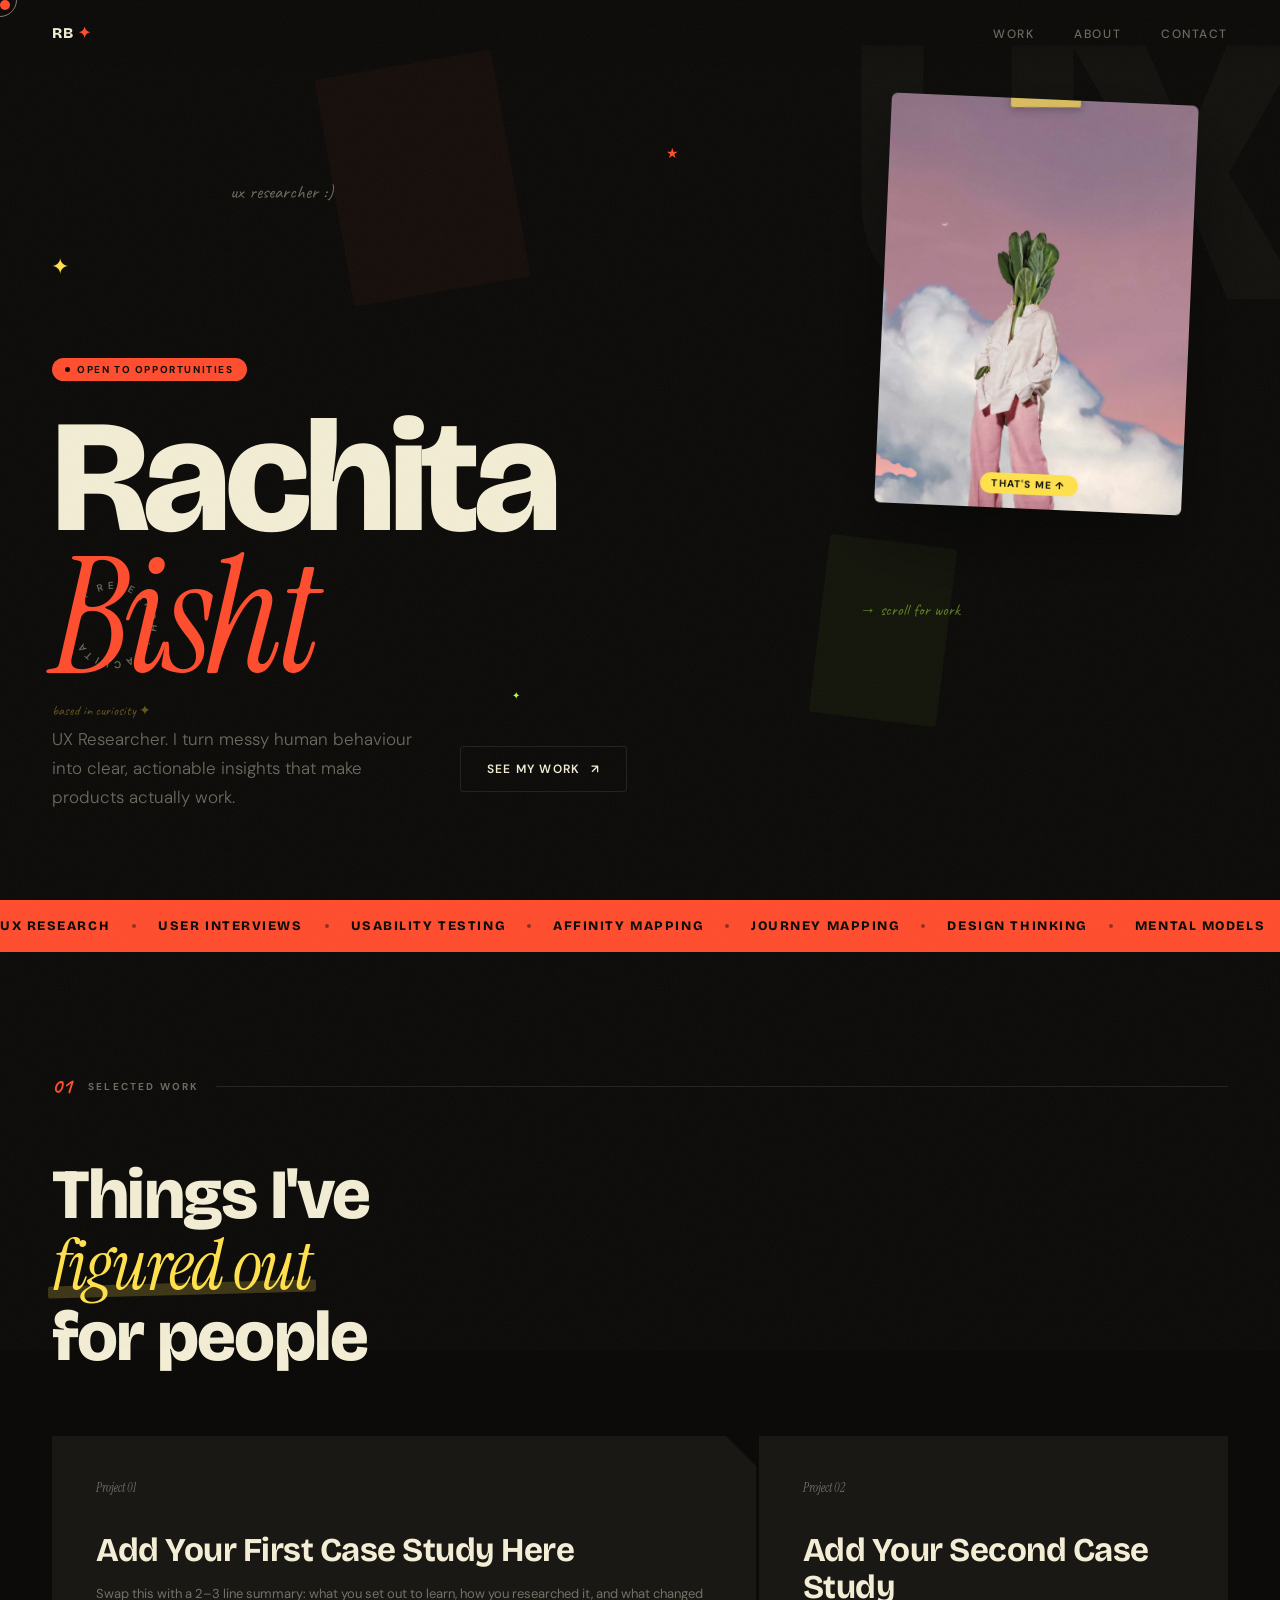
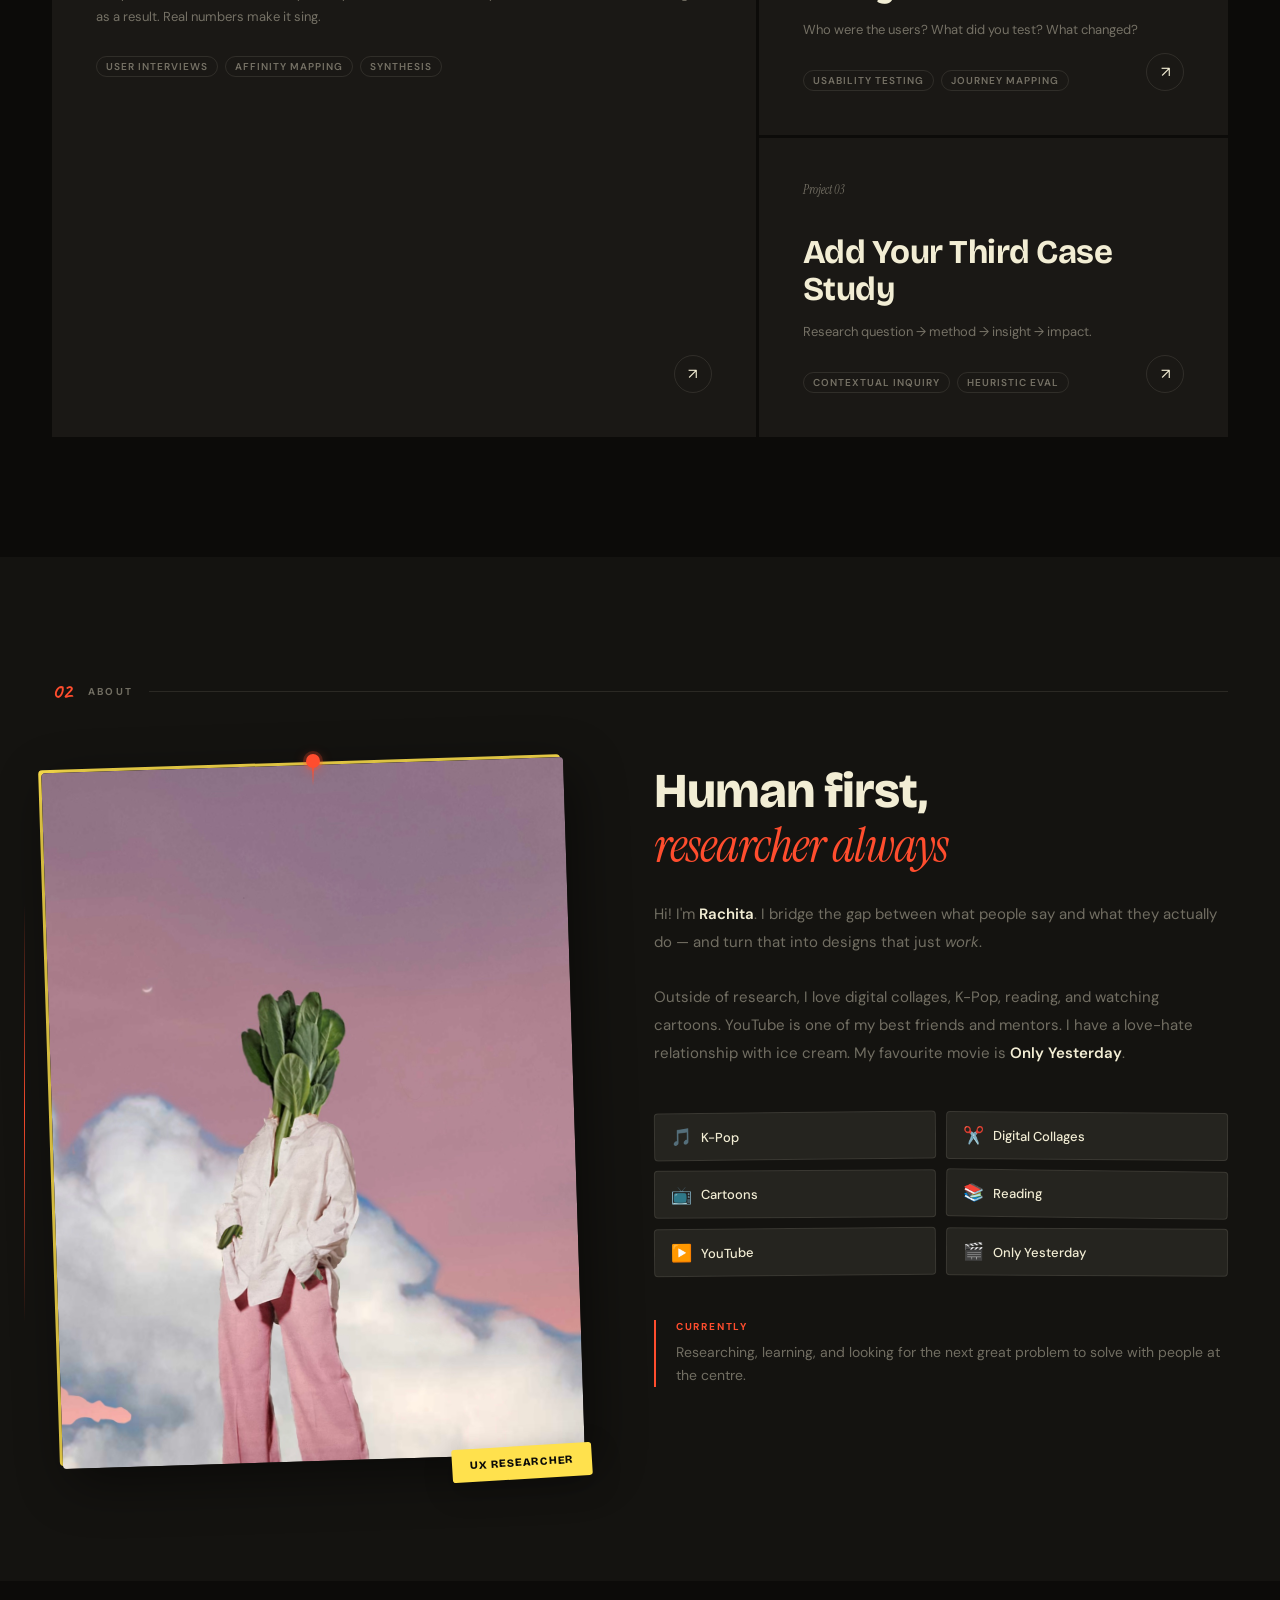
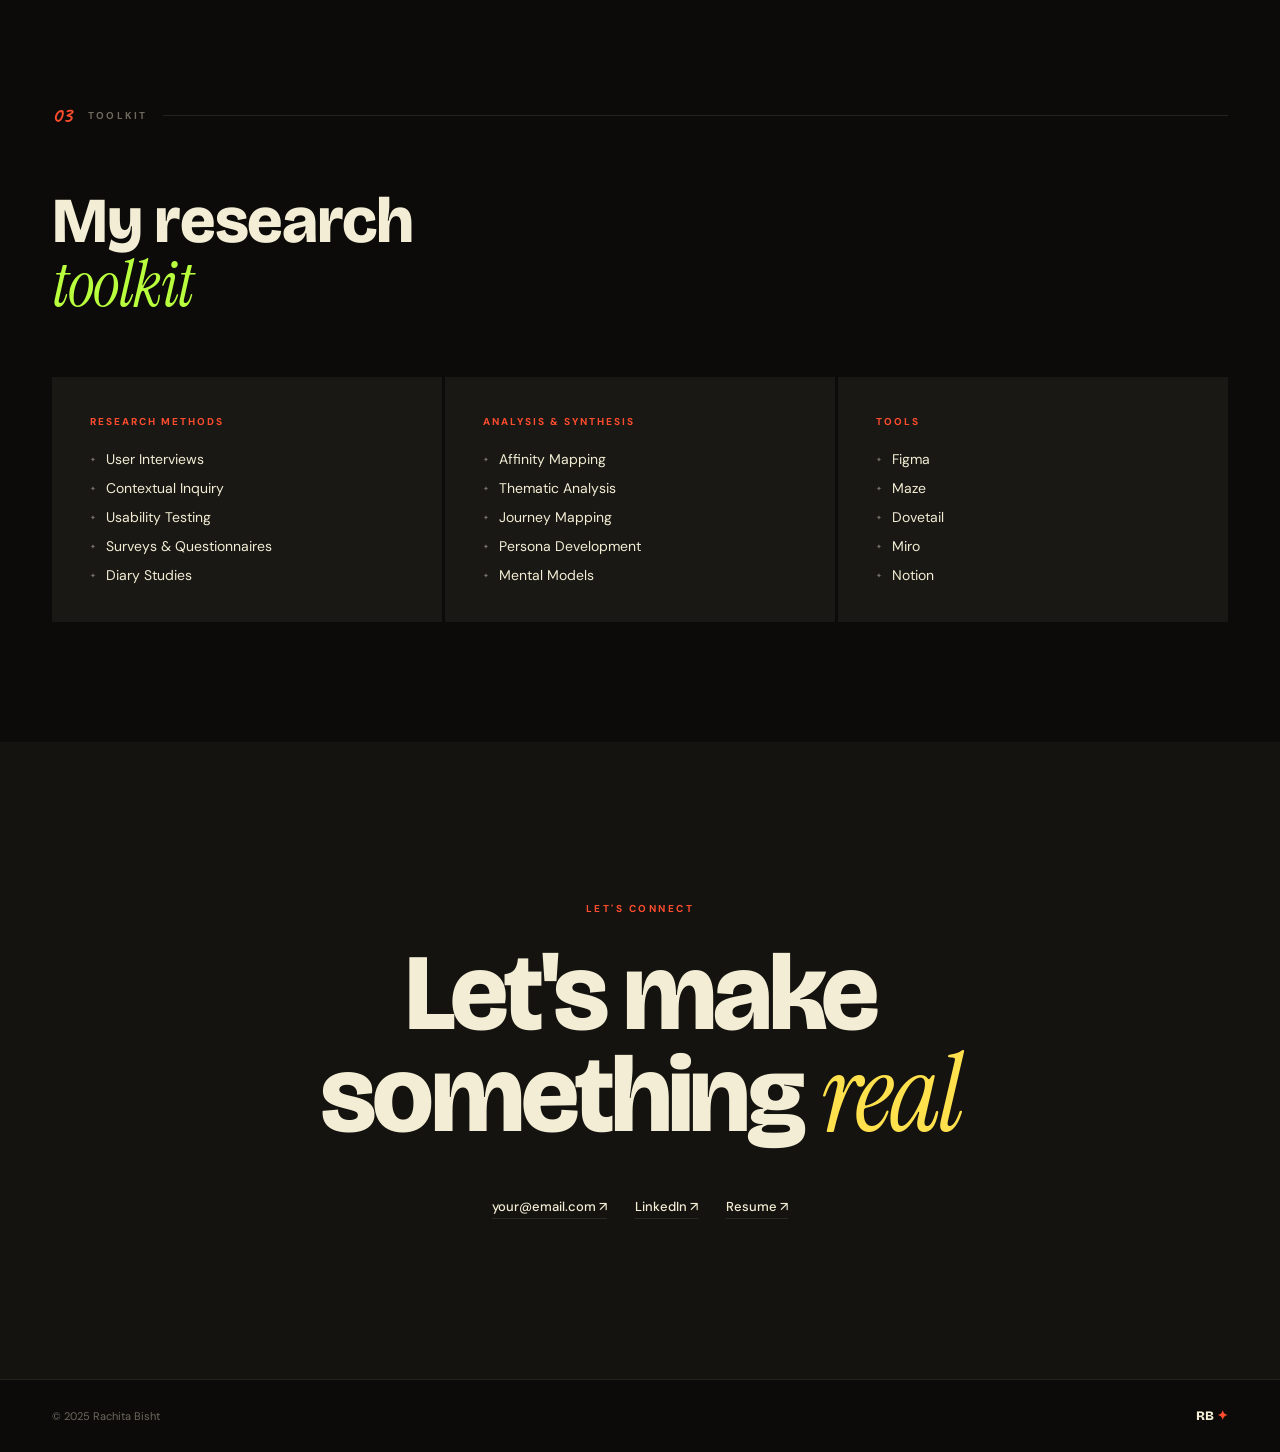
<file: index.html>
<!DOCTYPE html>
<html lang="en">
<head>
    <meta charset="UTF-8">
    <meta name="viewport" content="width=device-width, initial-scale=1.0">
    <title>Rachita Bisht — UX Researcher</title>
    <link rel="preconnect" href="https://fonts.googleapis.com">
    <link rel="preconnect" href="https://fonts.gstatic.com" crossorigin>
    <link href="https://fonts.googleapis.com/css2?family=Bricolage+Grotesque:opsz,wght@12..96,200..800&family=Caveat:wght@400;700&family=Instrument+Serif:ital@0;1&family=DM+Sans:ital,opsz,wght@0,9..40,300..700;1,9..40,300..700&display=swap" rel="stylesheet">
    <style>
        /* ============================================================
           BASE
        ============================================================ */
        *, *::before, *::after { margin: 0; padding: 0; box-sizing: border-box; }

        :root {
            --bg:       #0C0B09;
            --surface:  #141310;
            --card:     #1A1815;
            --cream:    #F2EDD4;
            --coral:    #FF4D2E;
            --yellow:   #FFE14D;
            --lime:     #B8FF3D;
            --muted:    rgba(242, 237, 212, 0.42);
            --faint:    rgba(242, 237, 212, 0.08);
            --border:   rgba(242, 237, 212, 0.1);
        }

        html { scroll-behavior: smooth; }

        body {
            background: var(--bg);
            color: var(--cream);
            font-family: 'DM Sans', sans-serif;
            overflow-x: hidden;
            cursor: none;
        }

        /* ── Grain overlay ── */
        body::before {
            content: '';
            position: fixed;
            top: -50%; left: -50%;
            width: 200%; height: 200%;
            background-image: url("data:image/svg+xml,%3Csvg xmlns='http://www.w3.org/2000/svg' width='300' height='300'%3E%3Cfilter id='n'%3E%3CfeTurbulence type='fractalNoise' baseFrequency='0.65' numOctaves='3' stitchTiles='stitch'/%3E%3C/filter%3E%3Crect width='300' height='300' filter='url(%23n)'/%3E%3C/svg%3E");
            opacity: 0.038;
            pointer-events: none;
            z-index: 9000;
            animation: grain 8s steps(10) infinite;
        }
        @keyframes grain {
            0%,100% { transform:translate(0,0)      }
            10%      { transform:translate(-2%,-3%)  }
            20%      { transform:translate(1%,2%)    }
            30%      { transform:translate(-3%,1%)   }
            40%      { transform:translate(2%,-1%)   }
            50%      { transform:translate(-1%,3%)   }
            60%      { transform:translate(3%,-2%)   }
            70%      { transform:translate(-2%,1%)   }
            80%      { transform:translate(1%,-3%)   }
            90%      { transform:translate(-3%,2%)   }
        }

        /* ── Custom Cursor ── */
        .cursor {
            width: 10px; height: 10px;
            background: var(--coral);
            border-radius: 50%;
            position: fixed; top: 0; left: 0;
            pointer-events: none;
            z-index: 9999;
            mix-blend-mode: normal;
            transition: transform 0.1s ease, background 0.25s ease, width 0.25s ease, height 0.25s ease;
        }
        .cursor-ring {
            width: 34px; height: 34px;
            border: 1.5px solid rgba(242,237,212,0.5);
            border-radius: 50%;
            position: fixed; top: 0; left: 0;
            pointer-events: none;
            z-index: 9998;
            transition: transform 0.45s cubic-bezier(0.25, 0.46, 0.45, 0.94), border-color 0.25s;
        }

        /* ============================================================
           NAVIGATION
        ============================================================ */
        nav {
            position: fixed; top: 0; left: 0; right: 0;
            z-index: 100;
            padding: 22px 52px;
            display: flex;
            justify-content: space-between;
            align-items: center;
        }
        nav::after {
            content: '';
            position: absolute; inset: 0;
            background: linear-gradient(to bottom, rgba(12,11,9,0.85) 0%, transparent 100%);
            pointer-events: none;
            z-index: -1;
        }
        .nav-logo {
            font-family: 'Bricolage Grotesque', sans-serif;
            font-size: 15px; font-weight: 800;
            letter-spacing: 0.06em;
            color: var(--cream);
            text-decoration: none;
            position: relative; z-index: 1;
        }
        .nav-logo span { color: var(--coral); }
        .nav-links {
            display: flex; gap: 40px;
            list-style: none;
            position: relative; z-index: 1;
        }
        .nav-links a {
            font-size: 12px; font-weight: 500;
            letter-spacing: 0.13em;
            text-transform: uppercase;
            color: var(--muted);
            text-decoration: none;
            position: relative;
            transition: color 0.2s;
        }
        .nav-links a::after {
            content: '';
            position: absolute; bottom: -3px; left: 0;
            width: 0; height: 1px;
            background: var(--coral);
            transition: width 0.3s cubic-bezier(0.25, 0.46, 0.45, 0.94);
        }
        .nav-links a:hover { color: var(--cream); }
        .nav-links a:hover::after { width: 100%; }

        /* ============================================================
           HERO
        ============================================================ */
        .hero {
            min-height: 100vh;
            display: flex; flex-direction: column; justify-content: flex-end;
            padding: 0 52px 88px;
            position: relative; overflow: hidden;
        }

        /* Big background number */
        .hero-bg-num {
            position: absolute;
            top: -0.05em; right: -0.02em;
            font-family: 'Bricolage Grotesque', sans-serif;
            font-size: clamp(260px, 30vw, 480px);
            font-weight: 800;
            color: rgba(242, 237, 212, 0.028);
            line-height: 1;
            pointer-events: none;
            user-select: none;
            letter-spacing: -0.05em;
        }

        /* Floating decorations */
        .deco {
            position: absolute;
            pointer-events: none;
            user-select: none;
        }
        .deco-star-1 {
            top: 28%; left: 4%;
            font-size: 22px; color: var(--yellow);
            animation: floatA 5s ease-in-out infinite;
        }
        .deco-star-2 {
            top: 16%; left: 52%;
            font-size: 14px; color: var(--coral);
            animation: floatB 4s ease-in-out infinite 1s;
        }
        .deco-star-3 {
            bottom: 22%; left: 40%;
            font-size: 10px; color: var(--lime);
            animation: floatA 6s ease-in-out infinite 2s;
        }
        @keyframes floatA { 0%,100%{transform:translateY(0) rotate(0deg)} 50%{transform:translateY(-14px) rotate(18deg)} }
        @keyframes floatB { 0%,100%{transform:translateY(0) rotate(0deg)} 50%{transform:translateY(-10px) rotate(-12deg)} }

        /* Photo */
        .hero-photo {
            position: absolute;
            top: 11%; right: 7%;
            width: clamp(220px, 24vw, 340px);
            border-radius: 6px;
            overflow: hidden;
            transform: rotate(2.5deg);
            box-shadow: 0 32px 80px rgba(0,0,0,0.5);
            animation: photoIn 1s cubic-bezier(0.16,1,0.3,1) 0.7s both;
        }
        .hero-photo img {
            width: 100%; display: block;
            aspect-ratio: 3/4; object-fit: cover; object-position: top center;
        }
        .hero-photo-tag {
            position: absolute;
            bottom: 14px; left: 50%;
            transform: translateX(-50%);
            background: var(--yellow);
            color: var(--bg);
            font-family: 'DM Sans', sans-serif;
            font-size: 10px; font-weight: 700;
            letter-spacing: 0.12em;
            text-transform: uppercase;
            padding: 4px 12px;
            border-radius: 100px;
            white-space: nowrap;
        }
        @keyframes photoIn {
            from { opacity: 0; transform: rotate(2.5deg) translateY(32px); }
            to   { opacity: 1; transform: rotate(2.5deg) translateY(0); }
        }

        /* Hero text */
        .hero-badge {
            display: inline-flex; align-items: center; gap: 7px;
            background: var(--coral); color: var(--bg);
            font-family: 'DM Sans', sans-serif;
            font-size: 10px; font-weight: 700;
            letter-spacing: 0.16em; text-transform: uppercase;
            padding: 5px 13px; border-radius: 100px;
            margin-bottom: 26px; width: fit-content;
            animation: slideUp 0.7s cubic-bezier(0.16,1,0.3,1) 0.15s both;
        }
        .hero-badge .dot { width: 5px; height: 5px; background: var(--bg); border-radius: 50%; animation: blink 2s ease-in-out infinite; }
        @keyframes blink { 0%,100%{opacity:1} 50%{opacity:0.25} }

        .hero-name {
            font-family: 'Bricolage Grotesque', sans-serif;
            font-size: clamp(72px, 12.5vw, 168px);
            font-weight: 800;
            line-height: 0.88;
            letter-spacing: -0.035em;
            color: var(--cream);
            animation: slideUp 0.8s cubic-bezier(0.16,1,0.3,1) 0.28s both;
        }
        .hero-name .italic {
            font-family: 'Instrument Serif', serif;
            font-weight: 400;
            font-style: italic;
            color: var(--coral);
        }

        .hero-footer {
            margin-top: 36px;
            display: flex; align-items: center; gap: 48px;
            animation: slideUp 0.8s cubic-bezier(0.16,1,0.3,1) 0.42s both;
        }
        .hero-tagline {
            font-size: clamp(13px, 1.4vw, 17px);
            font-weight: 300;
            color: var(--muted);
            line-height: 1.7;
            max-width: 360px;
        }
        .hero-cta {
            display: inline-flex; align-items: center; gap: 11px;
            border: 1px solid var(--border);
            color: var(--cream);
            font-family: 'DM Sans', sans-serif;
            font-size: 12px; font-weight: 600;
            letter-spacing: 0.1em; text-transform: uppercase;
            padding: 14px 26px; border-radius: 3px;
            text-decoration: none; white-space: nowrap;
            transition: background 0.3s, border-color 0.3s, color 0.3s;
        }
        .hero-cta .arr { transition: transform 0.3s; }
        .hero-cta:hover { background: var(--cream); color: var(--bg); border-color: var(--cream); }
        .hero-cta:hover .arr { transform: translate(4px,-4px); }

        @keyframes slideUp {
            from { opacity:0; transform:translateY(44px); }
            to   { opacity:1; transform:translateY(0); }
        }

        /* ============================================================
           MARQUEE
        ============================================================ */
        .marquee-wrap {
            padding: 18px 0;
            background: var(--coral);
            overflow: hidden;
        }
        .marquee-track {
            display: flex;
            width: max-content;
            animation: ticker 22s linear infinite;
        }
        .marquee-wrap:hover .marquee-track { animation-play-state: paused; }
        .marquee-item {
            display: flex; align-items: center; gap: 22px;
            padding-right: 22px;
            font-family: 'Bricolage Grotesque', sans-serif;
            font-size: 13px; font-weight: 800;
            letter-spacing: 0.12em; text-transform: uppercase;
            color: var(--bg); white-space: nowrap;
        }
        .marquee-item .sep { width: 4px; height: 4px; background: var(--bg); border-radius: 50%; opacity: 0.45; }
        @keyframes ticker { from{transform:translateX(0)} to{transform:translateX(-50%)} }

        /* ============================================================
           SHARED SECTION STYLES
        ============================================================ */
        .section { padding: 120px 52px; }
        .section-tag {
            display: flex; align-items: center; gap: 16px;
            margin-bottom: 60px;
        }
        .section-num {
            font-family: 'Instrument Serif', serif;
            font-style: italic; font-size: 13px; color: var(--coral);
        }
        .section-label {
            font-size: 10px; font-weight: 700;
            letter-spacing: 0.22em; text-transform: uppercase;
            color: var(--muted);
        }
        .section-rule { flex: 1; height: 1px; background: var(--border); }

        /* ============================================================
           WORK SECTION
        ============================================================ */
        #work { background: var(--bg); }

        .work-headline {
            font-family: 'Bricolage Grotesque', sans-serif;
            font-size: clamp(40px, 5.5vw, 80px);
            font-weight: 800; line-height: 1.0;
            letter-spacing: -0.025em;
            margin-bottom: 64px;
        }
        .work-headline em {
            font-family: 'Instrument Serif', serif;
            font-weight: 400; font-style: italic;
            color: var(--yellow);
        }

        /* Bento grid */
        .bento {
            display: grid;
            grid-template-columns: 1.5fr 1fr;
            grid-template-rows: auto auto;
            gap: 3px;
        }
        .bento-card {
            background: var(--card);
            padding: 44px;
            position: relative; overflow: hidden;
        }
        .bento-card:nth-child(1) { grid-row: span 2; }

        /* Color flood on hover */
        .bento-card::after {
            content: '';
            position: absolute; inset: 0;
            transform: scaleY(0); transform-origin: bottom;
            transition: transform 0.55s cubic-bezier(0.16,1,0.3,1);
        }
        .bento-card:nth-child(1)::after { background: var(--coral); }
        .bento-card:nth-child(2)::after { background: var(--yellow); }
        .bento-card:nth-child(3)::after { background: var(--lime); }
        .bento-card:hover::after { transform: scaleY(1); }

        /* All direct children sit above ::after */
        .bento-card > * { position: relative; z-index: 1; }

        .card-num {
            font-family: 'Instrument Serif', serif;
            font-style: italic; font-size: 12px;
            color: var(--muted);
            display: block; margin-bottom: 36px;
            transition: color 0.3s;
        }
        .card-title {
            font-family: 'Bricolage Grotesque', sans-serif;
            font-size: clamp(22px, 2.6vw, 38px);
            font-weight: 700; line-height: 1.1;
            letter-spacing: -0.015em;
            color: var(--cream);
            margin-bottom: 14px;
            transition: color 0.3s;
        }
        .card-desc {
            font-size: 13px; line-height: 1.75;
            color: var(--muted);
            margin-bottom: 28px;
            transition: color 0.3s;
        }
        .card-tags { display: flex; flex-wrap: wrap; gap: 7px; }
        .card-tags span {
            font-size: 10px; font-weight: 600;
            letter-spacing: 0.1em; text-transform: uppercase;
            color: var(--muted);
            border: 1px solid var(--border);
            padding: 3px 9px; border-radius: 100px;
            transition: color 0.3s, border-color 0.3s;
        }
        .card-arrow {
            position: absolute; bottom: 44px; right: 44px;
            width: 38px; height: 38px;
            border: 1px solid var(--border); border-radius: 50%;
            display: flex; align-items: center; justify-content: center;
            font-size: 15px; color: var(--cream);
            transition: all 0.3s;
        }
        .bento-card:hover .card-title,
        .bento-card:hover .card-desc,
        .bento-card:hover .card-num { color: var(--bg); }
        .bento-card:hover .card-tags span { color: rgba(12,11,9,0.7); border-color: rgba(12,11,9,0.2); }
        .bento-card:hover .card-arrow { background: var(--bg); border-color: var(--bg); color: var(--cream); transform: translate(4px,-4px); }

        /* ============================================================
           ABOUT SECTION
        ============================================================ */
        #about { background: var(--surface); }

        .about-grid {
            display: grid;
            grid-template-columns: 1fr 1.1fr;
            gap: 80px; align-items: start;
        }

        /* Photo side */
        .about-photo-wrap { position: relative; }
        .about-photo {
            width: 100%;
            aspect-ratio: 3/4;
            object-fit: cover; object-position: top;
            border-radius: 4px;
            display: block;
        }
        .about-sticker {
            position: absolute;
            bottom: -18px; right: -18px;
            background: var(--yellow); color: var(--bg);
            font-family: 'Bricolage Grotesque', sans-serif;
            font-size: 11px; font-weight: 800;
            letter-spacing: 0.07em; text-transform: uppercase;
            padding: 10px 18px; border-radius: 3px;
            transform: rotate(-3.5deg);
            box-shadow: 0 8px 28px rgba(0,0,0,0.25);
        }
        .about-line {
            position: absolute;
            top: 50%; left: -28px; transform: translateY(-50%);
            width: 1px; height: 60%;
            background: linear-gradient(to bottom, transparent, var(--coral), transparent);
        }

        /* Content side */
        .about-heading {
            font-family: 'Bricolage Grotesque', sans-serif;
            font-size: clamp(30px, 3.8vw, 54px);
            font-weight: 800; line-height: 1.1;
            letter-spacing: -0.02em;
            margin-bottom: 28px;
        }
        .about-heading em {
            font-family: 'Instrument Serif', serif;
            font-weight: 400; font-style: italic;
            color: var(--coral);
        }
        .about-bio {
            font-size: 15px; line-height: 1.85;
            color: var(--muted); margin-bottom: 44px;
        }
        .about-bio strong { color: var(--cream); font-weight: 600; }

        .interests {
            display: grid; grid-template-columns: 1fr 1fr;
            gap: 10px; margin-bottom: 44px;
        }
        .interest {
            background: var(--faint);
            border: 1px solid var(--border);
            padding: 12px 16px; border-radius: 4px;
            display: flex; align-items: center; gap: 9px;
            font-size: 13px; font-weight: 500;
            transition: background 0.2s, border-color 0.2s;
        }
        .interest:hover { background: rgba(242,237,212,0.12); border-color: rgba(242,237,212,0.2); }
        .interest .ico { font-size: 17px; }

        .currently {
            border-left: 2px solid var(--coral);
            padding-left: 20px;
        }
        .currently-label {
            font-size: 10px; font-weight: 700;
            letter-spacing: 0.18em; text-transform: uppercase;
            color: var(--coral); margin-bottom: 8px;
        }
        .currently-text {
            font-size: 14px; line-height: 1.65; color: var(--muted);
        }

        /* ============================================================
           SKILLS SECTION
        ============================================================ */
        #skills { background: var(--bg); }

        .skills-headline {
            font-family: 'Bricolage Grotesque', sans-serif;
            font-size: clamp(36px, 5vw, 72px);
            font-weight: 800; line-height: 1.0;
            letter-spacing: -0.02em;
            margin-bottom: 60px;
        }
        .skills-headline em {
            font-family: 'Instrument Serif', serif;
            font-weight: 400; font-style: italic;
            color: var(--lime);
        }

        .skills-grid {
            display: grid;
            grid-template-columns: repeat(3, 1fr);
            gap: 3px;
        }
        .skill-block {
            background: var(--card); padding: 38px;
        }
        .skill-block-title {
            font-size: 10px; font-weight: 700;
            letter-spacing: 0.2em; text-transform: uppercase;
            color: var(--coral); margin-bottom: 22px;
        }
        .skill-list { list-style: none; display: flex; flex-direction: column; gap: 11px; }
        .skill-list li {
            font-size: 14px; color: var(--cream);
            display: flex; align-items: center; gap: 10px;
        }
        .skill-list li::before { content: '✦'; font-size: 7px; color: var(--muted); }

        /* ============================================================
           CONTACT SECTION
        ============================================================ */
        #contact {
            background: var(--surface);
            text-align: center;
            padding: 160px 52px;
        }
        .contact-eyebrow {
            font-size: 10px; font-weight: 700;
            letter-spacing: 0.25em; text-transform: uppercase;
            color: var(--coral); margin-bottom: 28px;
        }
        .contact-big {
            font-family: 'Bricolage Grotesque', sans-serif;
            font-size: clamp(48px, 8.5vw, 128px);
            font-weight: 800; line-height: 0.93;
            letter-spacing: -0.035em;
            margin-bottom: 52px;
        }
        .contact-big em {
            font-family: 'Instrument Serif', serif;
            font-weight: 400; font-style: italic;
            color: var(--yellow);
        }
        .contact-links {
            display: flex; align-items: center;
            justify-content: center;
            gap: 28px; flex-wrap: wrap;
        }
        .contact-link {
            display: inline-flex; align-items: center; gap: 7px;
            font-size: 13px; font-weight: 500;
            color: var(--cream); text-decoration: none;
            border-bottom: 1px solid var(--border);
            padding-bottom: 3px;
            transition: color 0.2s, border-color 0.2s;
        }
        .contact-link:hover { color: var(--coral); border-color: var(--coral); }

        /* ============================================================
           FOOTER
        ============================================================ */
        footer {
            padding: 28px 52px;
            border-top: 1px solid var(--border);
            display: flex; justify-content: space-between; align-items: center;
        }
        .footer-copy {
            font-size: 11px; color: var(--muted);
        }
        .footer-mark {
            font-family: 'Bricolage Grotesque', sans-serif;
            font-size: 13px; font-weight: 800;
            color: var(--cream);
        }
        .footer-mark span { color: var(--coral); }

        /* ============================================================
           SCROLL REVEAL
        ============================================================ */
        .reveal {
            opacity: 0;
            transform: translateY(38px);
            transition: opacity 0.85s cubic-bezier(0.16,1,0.3,1),
                        transform 0.85s cubic-bezier(0.16,1,0.3,1);
        }
        .reveal.in { opacity: 1; transform: translateY(0); }

        /* ============================================================
           RESPONSIVE
        ============================================================ */
        @media (max-width: 960px) {
            nav { padding: 20px 28px; }
            .section { padding: 88px 28px; }
            .hero { padding: 0 28px 68px; }
            .hero-photo { width: clamp(160px, 36vw, 240px); top: 9%; right: 3%; }
            .bento { grid-template-columns: 1fr; }
            .bento-card:nth-child(1) { grid-row: span 1; }
            .about-grid { grid-template-columns: 1fr; gap: 52px; }
            .about-line { display: none; }
            .skills-grid { grid-template-columns: 1fr; }
        }
        @media (max-width: 600px) {
            .nav-links { display: none; }
            .hero-footer { flex-direction: column; align-items: flex-start; gap: 18px; }
            .interests { grid-template-columns: 1fr; }
            footer { flex-direction: column; gap: 12px; text-align: center; }
            #contact { padding: 100px 28px; }
        }

        /* ============================================================
           COLLAGE ELEMENTS
        ============================================================ */

        /* Tape strip on photos */
        .photo-tape {
            position: absolute;
            top: -14px; left: 50%;
            transform: translateX(-50%) rotate(-2deg);
            width: 70px; height: 22px;
            background: rgba(255, 225, 77, 0.68);
            z-index: 3; border-radius: 2px;
            box-shadow: 0 2px 10px rgba(0,0,0,0.28);
        }

        /* Handwritten annotations */
        .anno {
            position: absolute;
            font-family: 'Caveat', cursive;
            pointer-events: none; user-select: none;
            line-height: 1.3;
        }
        .anno-1 {
            top: 20%; left: 18%;
            font-size: 19px; color: rgba(242,237,212,0.42);
            transform: rotate(-7deg);
            animation: slideUp 0.7s cubic-bezier(0.16,1,0.3,1) 1.1s both;
        }
        .anno-2 {
            bottom: 31%; right: 25%;
            font-size: 16px; color: rgba(184,255,61,0.48);
            transform: rotate(5deg);
            animation: slideUp 0.7s cubic-bezier(0.16,1,0.3,1) 1.3s both;
        }
        .anno-3 {
            bottom: 20%; left: 52px;
            font-size: 14px; color: rgba(255,225,77,0.35);
            transform: rotate(-3deg);
            animation: slideUp 0.7s cubic-bezier(0.16,1,0.3,1) 1.5s both;
        }

        /* Spinning circular text badge */
        .spin-badge {
            position: absolute;
            bottom: 25%; left: 5%;
            width: 100px; height: 100px;
            animation: spinSlow 20s linear infinite;
            pointer-events: none; user-select: none;
        }
        .spin-badge svg { width: 100%; height: 100%; }
        @keyframes spinSlow { from{transform:rotate(0deg)} to{transform:rotate(360deg)} }

        /* Faint collage color patches */
        .hero-patch {
            position: absolute;
            pointer-events: none; user-select: none;
            border-radius: 4px;
        }
        .patch-1 {
            width: clamp(100px, 14vw, 190px);
            height: clamp(140px, 18vw, 260px);
            background: var(--coral); opacity: 0.045;
            top: 7%; left: 26%;
            transform: rotate(-10deg);
        }
        .patch-2 {
            width: clamp(80px, 10vw, 140px);
            height: clamp(110px, 14vw, 190px);
            background: var(--lime); opacity: 0.04;
            bottom: 20%; right: 26%;
            transform: rotate(7deg);
        }

        /* About photo: collage treatment */
        .about-photo {
            transform: rotate(-1.8deg) !important;
            box-shadow: 8px 14px 52px rgba(0,0,0,0.48), -3px -3px 0 0 var(--yellow) !important;
            transition: transform 0.5s cubic-bezier(0.25,0.46,0.45,0.94) !important;
        }
        .about-photo-wrap:hover .about-photo {
            transform: rotate(0deg) scale(1.01) !important;
        }

        /* Push-pin on about photo */
        .photo-pin {
            position: absolute;
            top: -11px; left: 50%;
            transform: translateX(-50%);
            z-index: 3; display: flex; flex-direction: column; align-items: center;
        }
        .pin-head {
            width: 14px; height: 14px;
            background: var(--coral); border-radius: 50%;
            box-shadow: 0 0 0 3px rgba(255,77,46,0.22), 0 3px 12px rgba(255,77,46,0.5);
        }
        .pin-body {
            width: 2px; height: 18px;
            background: linear-gradient(to bottom, rgba(255,77,46,0.8), transparent);
        }

        /* Vertical side annotation on about photo */
        .about-side-note {
            position: absolute;
            top: 50%; left: -58px;
            font-family: 'Caveat', cursive;
            font-size: 13px; color: rgba(242,237,212,0.28);
            transform: translateY(-50%) rotate(-90deg);
            white-space: nowrap; letter-spacing: 0.08em;
        }

        /* Highlight underline behind work headline italic */
        .work-headline em {
            position: relative;
            display: inline-block;
        }
        .work-headline em::after {
            content: '';
            position: absolute;
            left: -4px; bottom: 6px;
            width: calc(100% + 8px); height: 12px;
            background: var(--yellow); opacity: 0.2;
            transform: rotate(-1.5deg) skewX(-2deg);
            z-index: -1; border-radius: 2px;
        }

        /* Dog-ear torn corner on big project card */
        .bento-card:nth-child(1)::before {
            content: '';
            position: absolute;
            top: 0; right: 0;
            width: 0; height: 0;
            border-style: solid;
            border-width: 0 30px 30px 0;
            border-color: transparent var(--bg) transparent transparent;
            z-index: 2;
            transition: border-width 0.3s;
        }
        .bento-card:nth-child(1):hover::before {
            border-color: transparent var(--coral) transparent transparent;
        }

        /* Caveat section numbers */
        .section-num {
            font-family: 'Caveat', cursive !important;
            font-style: normal !important;
            font-size: 22px !important;
            font-weight: 700 !important;
        }

        /* Slightly tilted interest tags */
        .interest:nth-child(1) { transform: rotate(-0.6deg); }
        .interest:nth-child(2) { transform: rotate(0.4deg); }
        .interest:nth-child(3) { transform: rotate(-0.3deg); }
        .interest:nth-child(4) { transform: rotate(0.7deg); }
        .interest:nth-child(5) { transform: rotate(-0.5deg); }
        .interest:nth-child(6) { transform: rotate(0.3deg); }
        .interest:hover { transform: rotate(0deg) scale(1.04) !important; }

        @media (max-width: 960px) {
            .anno { display: none; }
            .spin-badge { display: none; }
            .about-side-note { display: none; }
        }
    </style>
</head>
<body>

<!-- Custom Cursor -->
<div class="cursor" id="cur"></div>
<div class="cursor-ring" id="ring"></div>

<!-- ═══ NAVIGATION ═══ -->
<nav>
    <a class="nav-logo" href="#home">RB<span> ✦</span></a>
    <ul class="nav-links">
        <li><a href="#work">Work</a></li>
        <li><a href="#about">About</a></li>
        <li><a href="#contact">Contact</a></li>
    </ul>
</nav>

<!-- ═══ HERO ═══ -->
<section class="hero" id="home">
    <div class="hero-bg-num">UX</div>

    <!-- Floating decorations -->
    <div class="deco deco-star-1">✦</div>
    <div class="deco deco-star-2">★</div>
    <div class="deco deco-star-3">✦</div>

    <!-- Faint collage patches -->
    <div class="hero-patch patch-1"></div>
    <div class="hero-patch patch-2"></div>

    <!-- Handwritten annotations -->
    <div class="anno anno-1">ux researcher :)</div>
    <div class="anno anno-2">→ scroll for work</div>
    <div class="anno anno-3">based in curiosity ✦</div>

    <!-- Photo -->
    <div class="hero-photo">
        <div class="photo-tape"></div>
        <img src="D40.jpg" alt="Rachita Bisht">
        <div class="hero-photo-tag">That's me ↑</div>
    </div>

    <!-- Spinning circular badge -->
    <div class="spin-badge" aria-hidden="true">
        <svg viewBox="0 0 100 100" xmlns="http://www.w3.org/2000/svg">
            <path id="spin-path" d="M50,50 m-36,0 a36,36 0 1,1 72,0 a36,36 0 1,1 -72,0" fill="none"/>
            <text font-size="10" fill="rgba(242,237,212,0.4)" font-family="DM Sans,sans-serif" font-weight="600" letter-spacing="4">
                <textPath href="#spin-path">UX · RESEARCH · RACHITA ·</textPath>
            </text>
        </svg>
    </div>

    <!-- Text content -->
    <div class="hero-badge"><div class="dot"></div>Open to opportunities</div>

    <h1 class="hero-name">
        Rachita<br>
        <span class="italic">Bisht</span>
    </h1>

    <div class="hero-footer">
        <p class="hero-tagline">
            UX Researcher. I turn messy human behaviour into clear, actionable insights that make products actually work.
        </p>
        <a href="#work" class="hero-cta">
            See my work
            <span class="arr">↗</span>
        </a>
    </div>
</section>

<!-- ═══ MARQUEE ═══ -->
<div class="marquee-wrap" aria-hidden="true">
    <div class="marquee-track">
        <div class="marquee-item">UX Research <span class="sep"></span></div>
        <div class="marquee-item">User Interviews <span class="sep"></span></div>
        <div class="marquee-item">Usability Testing <span class="sep"></span></div>
        <div class="marquee-item">Affinity Mapping <span class="sep"></span></div>
        <div class="marquee-item">Journey Mapping <span class="sep"></span></div>
        <div class="marquee-item">Design Thinking <span class="sep"></span></div>
        <div class="marquee-item">Mental Models <span class="sep"></span></div>
        <div class="marquee-item">Rachita Bisht ✦ <span class="sep"></span></div>
        <!-- duplicate for seamless loop -->
        <div class="marquee-item">UX Research <span class="sep"></span></div>
        <div class="marquee-item">User Interviews <span class="sep"></span></div>
        <div class="marquee-item">Usability Testing <span class="sep"></span></div>
        <div class="marquee-item">Affinity Mapping <span class="sep"></span></div>
        <div class="marquee-item">Journey Mapping <span class="sep"></span></div>
        <div class="marquee-item">Design Thinking <span class="sep"></span></div>
        <div class="marquee-item">Mental Models <span class="sep"></span></div>
        <div class="marquee-item">Rachita Bisht ✦ <span class="sep"></span></div>
    </div>
</div>

<!-- ═══ WORK ═══ -->
<section class="section" id="work">
    <div class="section-tag reveal">
        <span class="section-num">01</span>
        <span class="section-label">Selected Work</span>
        <div class="section-rule"></div>
    </div>

    <h2 class="work-headline reveal">
        Things I've<br><em>figured out</em><br>for people
    </h2>

    <div class="bento">
        <!-- Card 1: tall -->
        <div class="bento-card reveal">
            <span class="card-num">Project 01</span>
            <h3 class="card-title">Add Your First Case Study Here</h3>
            <p class="card-desc">
                Swap this with a 2–3 line summary: what you set out to learn, how you researched it, and what changed as a result. Real numbers make it sing.
            </p>
            <div class="card-tags">
                <span>User Interviews</span>
                <span>Affinity Mapping</span>
                <span>Synthesis</span>
            </div>
            <div class="card-arrow">↗</div>
        </div>

        <!-- Card 2 -->
        <div class="bento-card reveal">
            <span class="card-num">Project 02</span>
            <h3 class="card-title">Add Your Second Case Study</h3>
            <p class="card-desc">Who were the users? What did you test? What changed?</p>
            <div class="card-tags">
                <span>Usability Testing</span>
                <span>Journey Mapping</span>
            </div>
            <div class="card-arrow">↗</div>
        </div>

        <!-- Card 3 -->
        <div class="bento-card reveal">
            <span class="card-num">Project 03</span>
            <h3 class="card-title">Add Your Third Case Study</h3>
            <p class="card-desc">Research question → method → insight → impact.</p>
            <div class="card-tags">
                <span>Contextual Inquiry</span>
                <span>Heuristic Eval</span>
            </div>
            <div class="card-arrow">↗</div>
        </div>
    </div>
</section>

<!-- ═══ ABOUT ═══ -->
<section class="section" id="about">
    <div class="section-tag reveal">
        <span class="section-num">02</span>
        <span class="section-label">About</span>
        <div class="section-rule"></div>
    </div>

    <div class="about-grid">
        <div class="about-photo-wrap reveal">
            <div class="about-line"></div>
            <div class="photo-pin"><div class="pin-head"></div><div class="pin-body"></div></div>
            <span class="about-side-note">rachita bisht · portfolio 2025</span>
            <img class="about-photo" src="D40.jpg" alt="Rachita Bisht">
            <div class="about-sticker">UX Researcher</div>
        </div>

        <div class="reveal">
            <h2 class="about-heading">
                Human first,<br><em>researcher always</em>
            </h2>
            <p class="about-bio">
                Hi! I'm <strong>Rachita</strong>. I bridge the gap between what people say and what they actually do — and turn that into designs that just <em>work</em>.<br><br>
                Outside of research, I love digital collages, K-Pop, reading, and watching cartoons. YouTube is one of my best friends and mentors. I have a love-hate relationship with ice cream. My favourite movie is <strong>Only Yesterday</strong>.
            </p>

            <div class="interests">
                <div class="interest"><span class="ico">🎵</span> K-Pop</div>
                <div class="interest"><span class="ico">✂️</span> Digital Collages</div>
                <div class="interest"><span class="ico">📺</span> Cartoons</div>
                <div class="interest"><span class="ico">📚</span> Reading</div>
                <div class="interest"><span class="ico">▶️</span> YouTube</div>
                <div class="interest"><span class="ico">🎬</span> Only Yesterday</div>
            </div>

            <div class="currently">
                <p class="currently-label">Currently</p>
                <p class="currently-text">Researching, learning, and looking for the next great problem to solve with people at the centre.</p>
            </div>
        </div>
    </div>
</section>

<!-- ═══ SKILLS ═══ -->
<section class="section" id="skills">
    <div class="section-tag reveal">
        <span class="section-num">03</span>
        <span class="section-label">Toolkit</span>
        <div class="section-rule"></div>
    </div>

    <h2 class="skills-headline reveal">
        My research<br><em>toolkit</em>
    </h2>

    <div class="skills-grid reveal">
        <div class="skill-block">
            <p class="skill-block-title">Research Methods</p>
            <ul class="skill-list">
                <li>User Interviews</li>
                <li>Contextual Inquiry</li>
                <li>Usability Testing</li>
                <li>Surveys & Questionnaires</li>
                <li>Diary Studies</li>
            </ul>
        </div>
        <div class="skill-block">
            <p class="skill-block-title">Analysis & Synthesis</p>
            <ul class="skill-list">
                <li>Affinity Mapping</li>
                <li>Thematic Analysis</li>
                <li>Journey Mapping</li>
                <li>Persona Development</li>
                <li>Mental Models</li>
            </ul>
        </div>
        <div class="skill-block">
            <p class="skill-block-title">Tools</p>
            <ul class="skill-list">
                <li>Figma</li>
                <li>Maze</li>
                <li>Dovetail</li>
                <li>Miro</li>
                <li>Notion</li>
            </ul>
        </div>
    </div>
</section>

<!-- ═══ CONTACT ═══ -->
<section id="contact">
    <p class="contact-eyebrow">Let's Connect</p>
    <h2 class="contact-big reveal">
        Let's make<br>something <em>real</em>
    </h2>
    <div class="contact-links reveal">
        <!-- Update these with your actual email, LinkedIn, resume link -->
        <a class="contact-link" href="mailto:your@email.com">your@email.com ↗</a>
        <a class="contact-link" href="#" target="_blank">LinkedIn ↗</a>
        <a class="contact-link" href="#" target="_blank">Resume ↗</a>
    </div>
</section>

<!-- ═══ FOOTER ═══ -->
<footer>
    <span class="footer-copy">© 2025 Rachita Bisht</span>
    <span class="footer-mark">RB<span> ✦</span></span>
</footer>

<script>
    /* ── Custom Cursor ── */
    const cur  = document.getElementById('cur');
    const ring = document.getElementById('ring');
    let mx = 0, my = 0, rx = 0, ry = 0;

    document.addEventListener('mousemove', e => {
        mx = e.clientX; my = e.clientY;
        cur.style.transform = `translate(${mx - 5}px, ${my - 5}px)`;
    });

    (function animRing() {
        rx += (mx - rx - 17) * 0.11;
        ry += (my - ry - 17) * 0.11;
        ring.style.transform = `translate(${rx}px, ${ry}px)`;
        requestAnimationFrame(animRing);
    })();

    document.querySelectorAll('a, button, .bento-card, .interest').forEach(el => {
        el.addEventListener('mouseenter', () => {
            cur.style.transform  = `translate(${mx - 5}px, ${my - 5}px) scale(2.5)`;
            cur.style.background = 'var(--yellow)';
            ring.style.borderColor = 'rgba(242,237,212,0.25)';
        });
        el.addEventListener('mouseleave', () => {
            cur.style.transform  = `translate(${mx - 5}px, ${my - 5}px) scale(1)`;
            cur.style.background = 'var(--coral)';
            ring.style.borderColor = 'rgba(242,237,212,0.5)';
        });
    });

    /* ── Scroll Reveal ── */
    // Set stagger delay per element within its parent container
    document.querySelectorAll('section, footer').forEach(parent => {
        parent.querySelectorAll('.reveal').forEach((el, i) => {
            el.style.transitionDelay = `${i * 0.09}s`;
        });
    });

    const ro = new IntersectionObserver(entries => {
        entries.forEach(entry => {
            if (entry.isIntersecting) {
                entry.target.classList.add('in');
                ro.unobserve(entry.target);
            }
        });
    }, { threshold: 0.1 });

    document.querySelectorAll('.reveal').forEach(el => ro.observe(el));
</script>
</body>
</html>
</file>
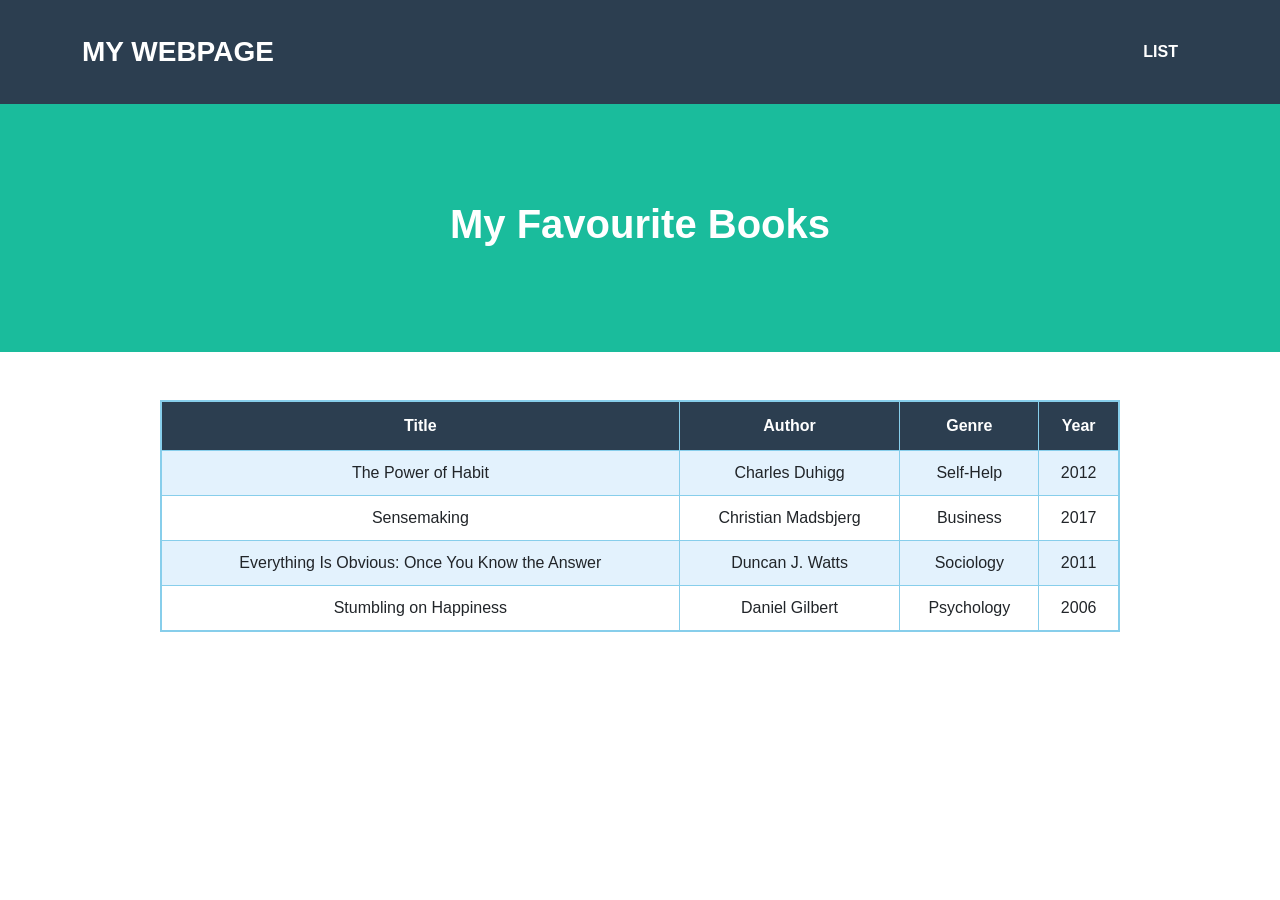
<file: list.html>
<!DOCTYPE HTML>  
<html>  
    <header>
        <link rel="stylesheet" href="style.css">
        <link rel="stylesheet" href="table_style.css">
        <title>My Webpage Title</title>
    </header>
    <body>  
        <!---Navigation--->
        <!--This section of code defines the navigation bar at the top of the page.  The classes used here are defined in the style.css file.-->
        <nav class="navbar navbar-expand-lg bg-secondary text-uppercase fixed-top" id="mainNav">
            <div class="container">
                <!--This code defines the "My Webpage" link in the top right corner of the navigation pane-->
                <a class="navbar-brand" href="./index.html">My Webpage</a>
                <!--This code defines the "List" link in the top left corner of the navigation pane-->
                <ul class="navbar-nav ms-auto">
                    <li class="nav-item mx-0 mx-lg-1"><a class="nav-link py-3 px-0 px-lg-3 rounded" href="./list.html">List</a></li>
                </ul>
            </div>
        </nav>
        <!--This code creates the middle section of the webpage-->
        <header class="masthead bg-primary text-white text-center">
            <h1>My Favourite Books</h1>
        </header>
        <!--Here is where the table will be loaded in.  The actual table will be loaded in JavaScript.-->
        <section class="mt-5 text-center">
            <div id="showDataJSON"></div>
        </section>
    </body>

    <script>

        /*
        * RENDERING THE JSON TABLE
        * Get JSON data from file
        * Get headers from retrieved data
        * Set headers for table
        * Add data to table
        * Add table to DOM
        */
        fetch('./list_data.json')
            .then(response => response.json())
            .then(data => {

                /*
                This section creates the base table and finds the root json node.
                */
                var jsonTable = document.createElement("table");
                var tr = jsonTable.insertRow(-1);   
                jsonTable.style.width = "75%";
                let root;
                for (let prop in data) {
                    root = prop;
                }

                /*
                This section selects the headers for the table
                */
                let headers = Object.keys(data[root][0]);
                headers.forEach(header => {
                    var th = document.createElement("th");      
                    th.innerHTML = header;
                    tr.appendChild(th);
                })              
                /*
                This section adds the data into each row of the list
                */
                let items = Object.keys(data[root]);
                items.forEach(item => {
                    tr = jsonTable.insertRow(-1);
                    for (let key in data[root][item]) {
                       var tabCell = tr.insertCell(-1);
                       tabCell.innerHTML = data[root][item][key];
                    }
                })
                /*
                This section adds the table to the HTML
                */
                var divContainer = document.getElementById("showDataJSON");
                divContainer.innerHTML = "";
                divContainer.appendChild(jsonTable);
            });
    </script>  
</html>
</file>
<file: table_style.css>
table {
  width: 75%;
  margin: 20px auto;
  border: 2px solid #87ceeb;
  border-collapse: collapse;
}

th {
  background-color: #2c3e50;
  color: white;
  padding: 12px;
  text-align: center;
  border: 1px solid #87ceeb;
}

td {
  padding: 10px;
  text-align: center;
  border: 1px solid #87ceeb;
}

tr:nth-child(even) {
  background-color: #e3f2fd;
}
</file>
